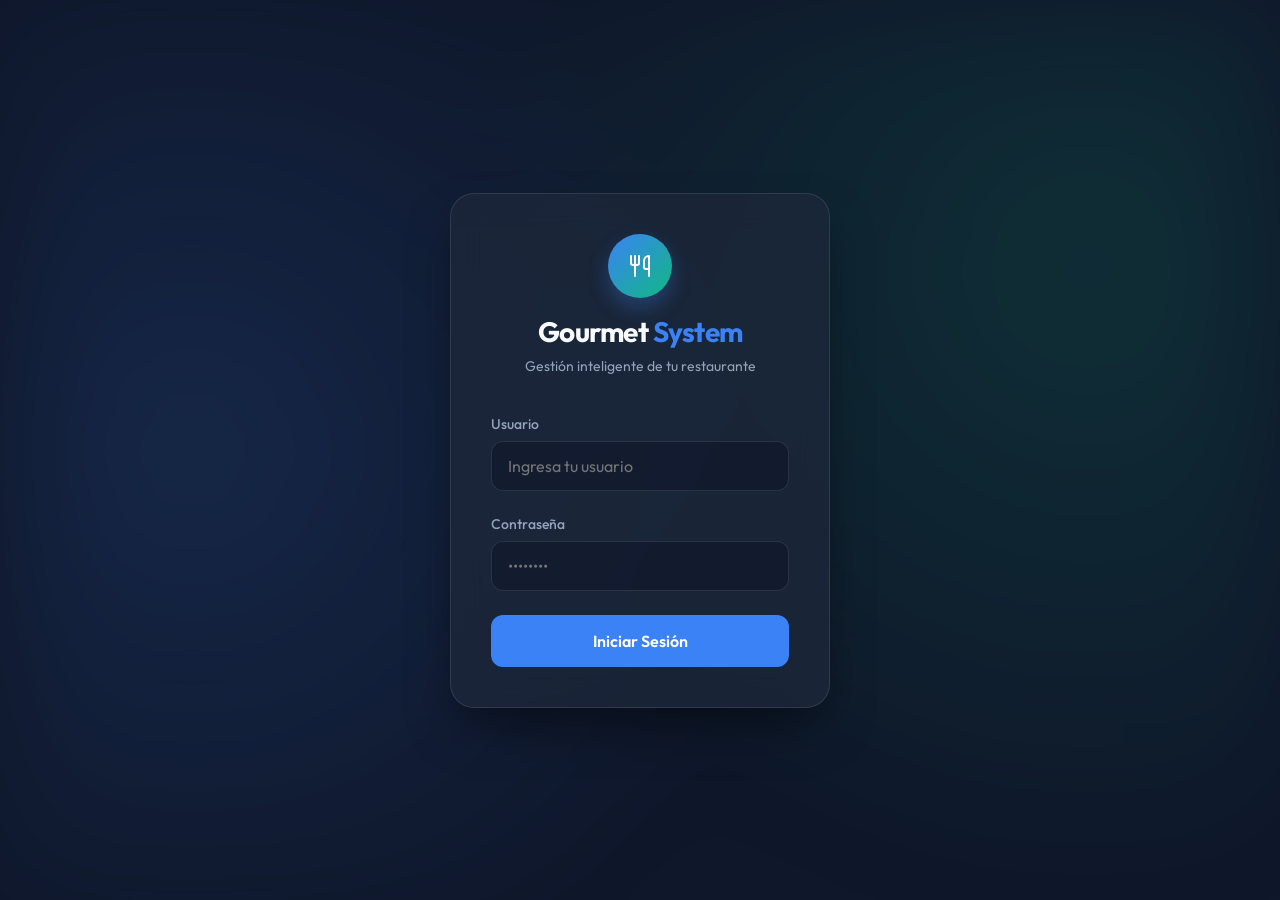
<file: frontend/index.html>
<!DOCTYPE html>
<html lang="es">
<head>
    <meta charset="UTF-8">
    <meta name="viewport" content="width=device-width, initial-scale=1.0">
    <title>Gourmet Dashboard | Inicio de Sesión</title>
    <meta name="description" content="Sistema de gestión avanzada para restaurantes.">
    <link rel="preconnect" href="https://fonts.googleapis.com">
    <link rel="preconnect" href="https://fonts.gstatic.com" crossorigin>
    <link href="https://fonts.googleapis.com/css2?family=Outfit:wght@300;400;500;700&display=swap" rel="stylesheet">
    <link rel="stylesheet" href="./css/index.css">
</head>
<body>
    <div class="background-mesh"></div>
    
    <main class="login-container">
        <div class="login-glass-card">
            <div class="logo-section">
                <div class="logo-circle">
                    <svg width="24" height="24" viewBox="0 0 24 24" fill="none" stroke="currentColor" stroke-width="2" stroke-linecap="round" stroke-linejoin="round">
                        <path d="M3 2v7c0 1.1.9 2 2 2h4a2 2 0 0 0 2-2V2"></path>
                        <path d="M7 2v20"></path>
                        <path d="M21 15V2v0a5 5 0 0 0-5 5v6c0 1.1.9 2 2 2h3Zm0 0v7"></path>
                    </svg>
                </div>
                <h1>Gourmet <span>System</span></h1>
                <p>Gestión inteligente de tu restaurante</p>
            </div>

            <form id="loginForm" class="login-form">
                <div class="input-group">
                    <label for="username">Usuario</label>
                    <input type="text" id="username" name="username" placeholder="Ingresa tu usuario" required autocomplete="username">
                </div>
                
                <div class="input-group">
                    <label for="password">Contraseña</label>
                    <input type="password" id="password" name="password" placeholder="••••••••" required autocomplete="current-password">
                </div>

                <div class="error-message" id="errorMessage">
                    Credenciales incorrectas. Intenta de nuevo.
                </div>

                <button type="submit" class="submit-btn" id="loginBtn">
                    <span class="btn-text">Iniciar Sesión</span>
                    <div class="spinner" id="btnSpinner" style="display: none;"></div>
                </button>
            </form>
        </div>
    </main>

    <script src="./js/api.js"></script>
    <script src="./js/login.js"></script>
</body>
</html>
</file>
<file: frontend/css/index.css>
:root {
    --bg-dark: #0f172a;
    --glass-bg: rgba(30, 41, 59, 0.7);
    --glass-border: rgba(255, 255, 255, 0.1);
    --primary: #3b82f6;
    --primary-hover: #2563eb;
    --accent: #10b981;
    --text-main: #f8fafc;
    --text-muted: #94a3b8;
    --danger: #ef4444;
}

* {
    margin: 0;
    padding: 0;
    box-sizing: border-box;
    font-family: 'Outfit', sans-serif;
}

body {
    background-color: var(--bg-dark);
    color: var(--text-main);
    min-height: 100vh;
    display: flex;
    justify-content: center;
    align-items: center;
    position: relative;
    overflow: hidden;
}

/* Dynamic Animated Background Mesh */
.background-mesh {
    position: absolute;
    top: 0;
    left: 0;
    width: 100vw;
    height: 100vh;
    background: 
        radial-gradient(circle at 15% 50%, rgba(59, 130, 246, 0.15) 0%, transparent 50%),
        radial-gradient(circle at 85% 30%, rgba(16, 185, 129, 0.15) 0%, transparent 50%);
    filter: blur(60px);
    z-index: 0;
    animation: pulse 10s infinite alternate ease-in-out;
}

@keyframes pulse {
    0% { transform: scale(1); opacity: 0.8; }
    100% { transform: scale(1.1); opacity: 1; }
}

.login-container {
    position: relative;
    z-index: 1;
    width: 100%;
    max-width: 420px;
    padding: 20px;
}

/* Premium Glassmorphism Card */
.login-glass-card {
    background: var(--glass-bg);
    backdrop-filter: blur(16px);
    -webkit-backdrop-filter: blur(16px);
    border: 1px solid var(--glass-border);
    border-radius: 24px;
    padding: 40px;
    box-shadow: 0 25px 50px -12px rgba(0, 0, 0, 0.5);
    animation: slideUp 0.6s cubic-bezier(0.16, 1, 0.3, 1) forwards;
    opacity: 0;
    transform: translateY(20px);
}

@keyframes slideUp {
    to {
        opacity: 1;
        transform: translateY(0);
    }
}

.logo-section {
    text-align: center;
    margin-bottom: 40px;
}

.logo-circle {
    width: 64px;
    height: 64px;
    background: linear-gradient(135deg, var(--primary), var(--accent));
    border-radius: 50%;
    display: flex;
    justify-content: center;
    align-items: center;
    margin: 0 auto 16px;
    box-shadow: 0 10px 20px rgba(59, 130, 246, 0.3);
}

.logo-circle svg {
    color: white;
}

.logo-section h1 {
    font-size: 28px;
    font-weight: 700;
    letter-spacing: -0.5px;
    margin-bottom: 8px;
}

.logo-section h1 span {
    color: var(--primary);
}

.logo-section p {
    color: var(--text-muted);
    font-size: 14px;
}

.input-group {
    margin-bottom: 24px;
}

.input-group label {
    display: block;
    font-size: 14px;
    font-weight: 500;
    margin-bottom: 8px;
    color: var(--text-muted);
    transition: color 0.3s;
}

.input-group input {
    width: 100%;
    padding: 14px 16px;
    background: rgba(15, 23, 42, 0.6);
    border: 1px solid var(--glass-border);
    border-radius: 12px;
    color: var(--text-main);
    font-size: 16px;
    outline: none;
    transition: all 0.3s ease;
}

.input-group input:focus {
    border-color: var(--primary);
    background: rgba(15, 23, 42, 0.8);
    box-shadow: 0 0 0 4px rgba(59, 130, 246, 0.1);
}

.input-group input:focus + label {
    color: var(--primary);
}

.error-message {
    color: var(--danger);
    font-size: 14px;
    text-align: center;
    margin-bottom: 16px;
    display: none;
    animation: shake 0.4s ease-in-out;
}

@keyframes shake {
    0%, 100% { transform: translateX(0); }
    25% { transform: translateX(-5px); }
    75% { transform: translateX(5px); }
}

.submit-btn {
    width: 100%;
    padding: 16px;
    background: var(--primary);
    color: white;
    border: none;
    border-radius: 12px;
    font-size: 16px;
    font-weight: 600;
    cursor: pointer;
    transition: all 0.3s ease;
    display: flex;
    justify-content: center;
    align-items: center;
    gap: 8px;
}

.submit-btn:hover {
    background: var(--primary-hover);
    transform: translateY(-2px);
    box-shadow: 0 10px 20px rgba(59, 130, 246, 0.4);
}

.submit-btn:active {
    transform: translateY(0);
}

.spinner {
    width: 20px;
    height: 20px;
    border: 3px solid rgba(255,255,255,0.3);
    border-radius: 50%;
    border-top-color: white;
    animation: spin 1s ease-in-out infinite;
}

@keyframes spin {
    to { transform: rotate(360deg); }
}
</file>
